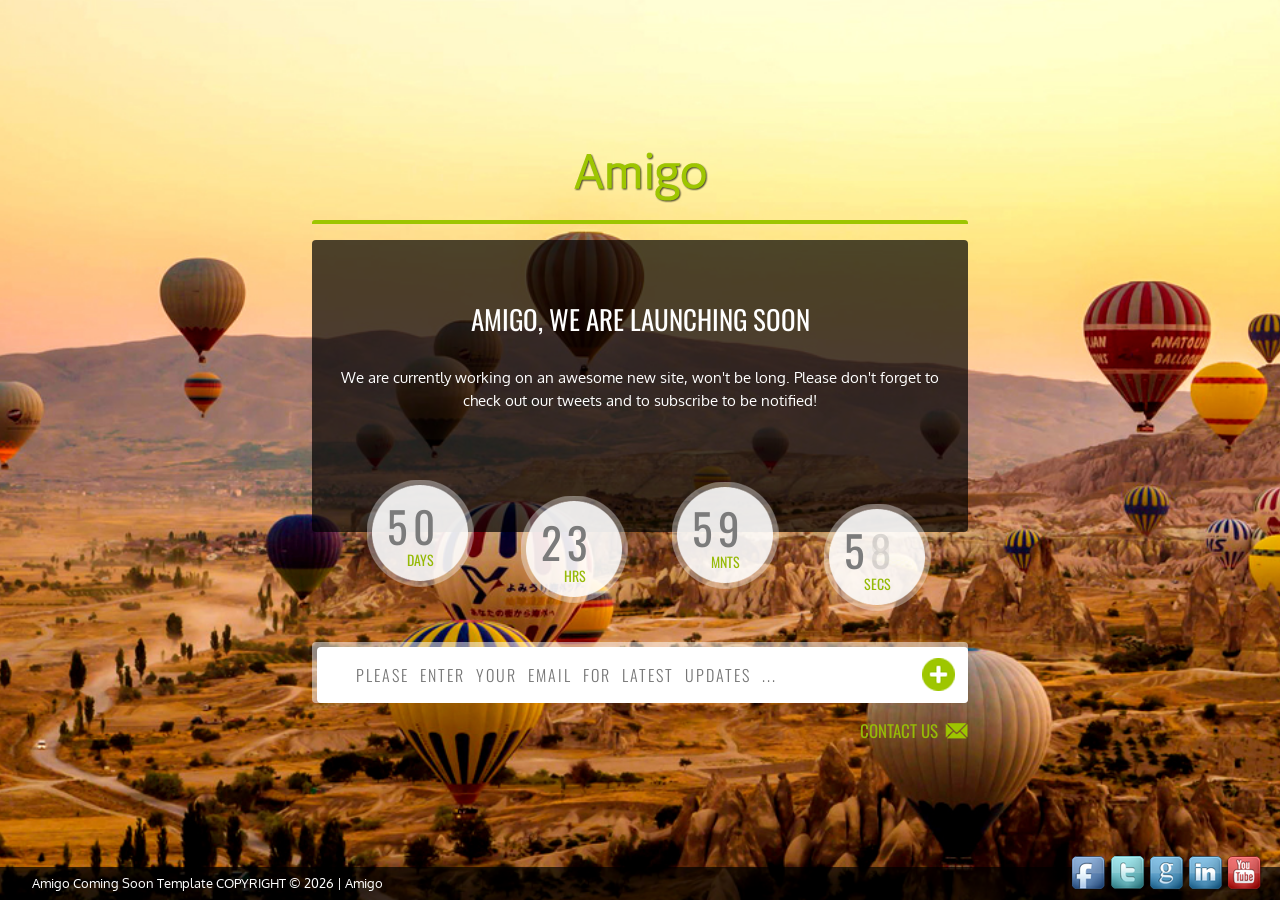
<file: index.html>
<!DOCTYPE html>
<html xmlns="http://www.w3.org/1999/xhtml">

<head>
	<meta http-equiv="Content-Type" content="text/html; charset=utf-8" />
	<meta name="viewport" content="width=device-width, initial-scale=1, shrink-to-fit=no">

	<!-- Bootstrap CSS -->
	<link href="https://cdn.jsdelivr.net/npm/bootstrap@5.0.2/dist/css/bootstrap.min.css" rel="stylesheet"
		integrity="sha384-EVSTQN3/azprG1Anm3QDgpJLIm9Nao0Yz1ztcQTwFspd3yD65VohhpuuCOmLASjC" crossorigin="anonymous">

	<link rel="stylesheet" type="text/css" href="style.css" />
	<link href='http://fonts.googleapis.com/css?family=Oswald:300,400' rel='stylesheet' type='text/css'>
	<link href='http://fonts.googleapis.com/css?family=Oxygen' rel='stylesheet' type='text/css'>
	<title>Amigo</title>
	<link rel="icon" type="image/x-icon" href="/inc_files/images/favicon.png">
</head>

<body>
	<div id="main-wrapper">

		<div class="center-content">
			<div class="my-3" id="header-wrapper">
				<img id="logo-image" src="inc_files/images/logo.png" alt="logo-image" />
			</div><!--header-wrapper end-->

			<div id="content-wrapper">
				<div id="green-color-line"></div>
				<div id="text-wrapper">
					<h3 class="my-3 mx-auto">Amigo, We are launching Soon</h3>
					<p class="p-1 p-md-3">We are currently working on an awesome new site,
						won't be long. Please don't forget to check out our
						tweets and to subscribe to be notified!</p>
				</div>
				<div id="counter">

				</div>
				<div id="search-box-wrapper">
					<div id="search-box">
						<form method="post" action="subscribe_newsletter.php">
							<div class="input-group mb-3">
								<div class="row m-0 w-100">
									<div class="col">
										<input type="email" name="email-address"
											placeholder="Please enter your email for latest updates ..." id="email-hear"
											required>
									</div>
									<div class="col-auto my-auto">
										<button type="submit" class="btn btn-primary" id="subscribe-button">
											<img src="inc_files/images/plus-icon.png" alt="Plus Icon" />
										</button>
									</div>
								</div>
							</div>
						</form>

					</div>
				</div>
				<div id="contact-us" class="mb-4">
					<!-- Contact Button trigger modal -->
					<a type="button" href="#" data-bs-toggle="modal" data-bs-target="#contactModal">
						<p>CONTACT US</p>
						<img id="contact-icon" src="inc_files/images/contact-icon.png" alt="contact-icon" />
					</a>

				</div>
			</div><!--content-wrapper end-->
		</div>

		<div id="footer-wrapper">
			<div id="footer-left">
				<p>Amigo Coming Soon Template COPYRIGHT &copy;
					<script>document.write(new Date().getFullYear())</script> | Amigo
				</p>
			</div>

			<div id="footer-right">
				<a href="#"><img src="inc_files/images/facebook-icon.png" alt="facebook-icon" /></a>
				<a href="#"><img src="inc_files/images/twitter-icon.png" alt="twitter-icon" /></a>
				<a href="#"><img src="inc_files/images/google-icon.png" alt="google-icon" /></a>
				<a href="#"><img src="inc_files/images/linkdin-icon.png" alt="linkedin-icon" /></a>
				<a href="#"><img src="inc_files/images/youtube-icon.png" alt="youtube-icon" /></a>
			</div>
		</div><!--footer-wrapper end-->
		<!-- Contact Modal -->
		<div class="modal fade" id="contactModal" tabindex="-1" aria-labelledby="contactModalLabel" aria-hidden="true">
			<div class="modal-dialog">
				<div class="modal-content rounded-3">
					<div class="modal-header bg-lgreen text-white">
						<h5 class="modal-title" id="contactModalLabel">Contact Us</h5>
						<button type="button" class="btn-close" data-bs-dismiss="modal" aria-label="Close"></button>
					</div>
					<div class="modal-body">
						<form id="contactForm" action="/submit_contact_form.php" method="post">
							<div class="mb-3">
								<label for="name" class="form-label">Name</label>
								<input type="text" class="form-control" id="name" name="name" required>
							</div>
							<div class="mb-3">
								<label for="email" class="form-label">Email</label>
								<input type="email" class="form-control" id="email" name="email" required>
							</div>
							<div class="mb-3">
								<label for="message" class="form-label">Message</label>
								<textarea class="form-control" id="message" name="message" rows="4" required></textarea>
							</div>
							<div class="d-grid gap-2">
								<button type="submit" form="contactForm" class="btn btn-lgreen btn-block">Send
									Message</button>
							</div>
						</form>
					</div>
					<div class="modal-footer bg-light">
						<button type="button" class="btn btn-secondary" data-bs-dismiss="modal">Close</button>
					</div>
				</div>
			</div>
		</div>


	</div><!--main-wrapper-->

	<!-- jQuery -->
	<script src="https://ajax.googleapis.com/ajax/libs/jquery/3.6.0/jquery.min.js"></script>

	<!-- Your custom scripts here -->
	<script src="inc_files/jqfloat/jqfloat.min.js"></script>
	<script src="inc_files/countdown-page/js/modernizr.custom.js"></script>
	<script src="inc_files/countdown-page/js/jquery.countdown.js"></script>
	<script src="inc_files/countdown-page/js/script.js"></script>
	<script src="inc_files/jquery-backstretch-master/src/jquery.backstretch.js"></script>
	<script>
		$.backstretch([
			"inc_files/images/banner1.jpg",
			"inc_files/images/banner2.jpg",
			"inc_files/images/banner1.jpg"
		], {
			fade: 750,
			duration: 4000
		});

		$(document).ready(function () {
			function widthx() {
				var wx = $(window).width();
				alert(wx);
			}

			$('.countDays, .countHours, .countMinutes, .countSeconds').jqFloat({
				width: 0,
				height: 60,
				speed: 2000
			});

		});
	</script>

	<!-- Bootstrap JS -->
	<script src="https://cdn.jsdelivr.net/npm/bootstrap@5.0.2/dist/js/bootstrap.bundle.min.js"
		integrity="sha384-MrcW6ZMFYlzcLA8Nl+NtUVF0sA7MsXsP1UyJoMp4YLEuNSfAP+JcXn/tWtIaxVXM"
		crossorigin="anonymous"></script>

</body>

</html>
</file>
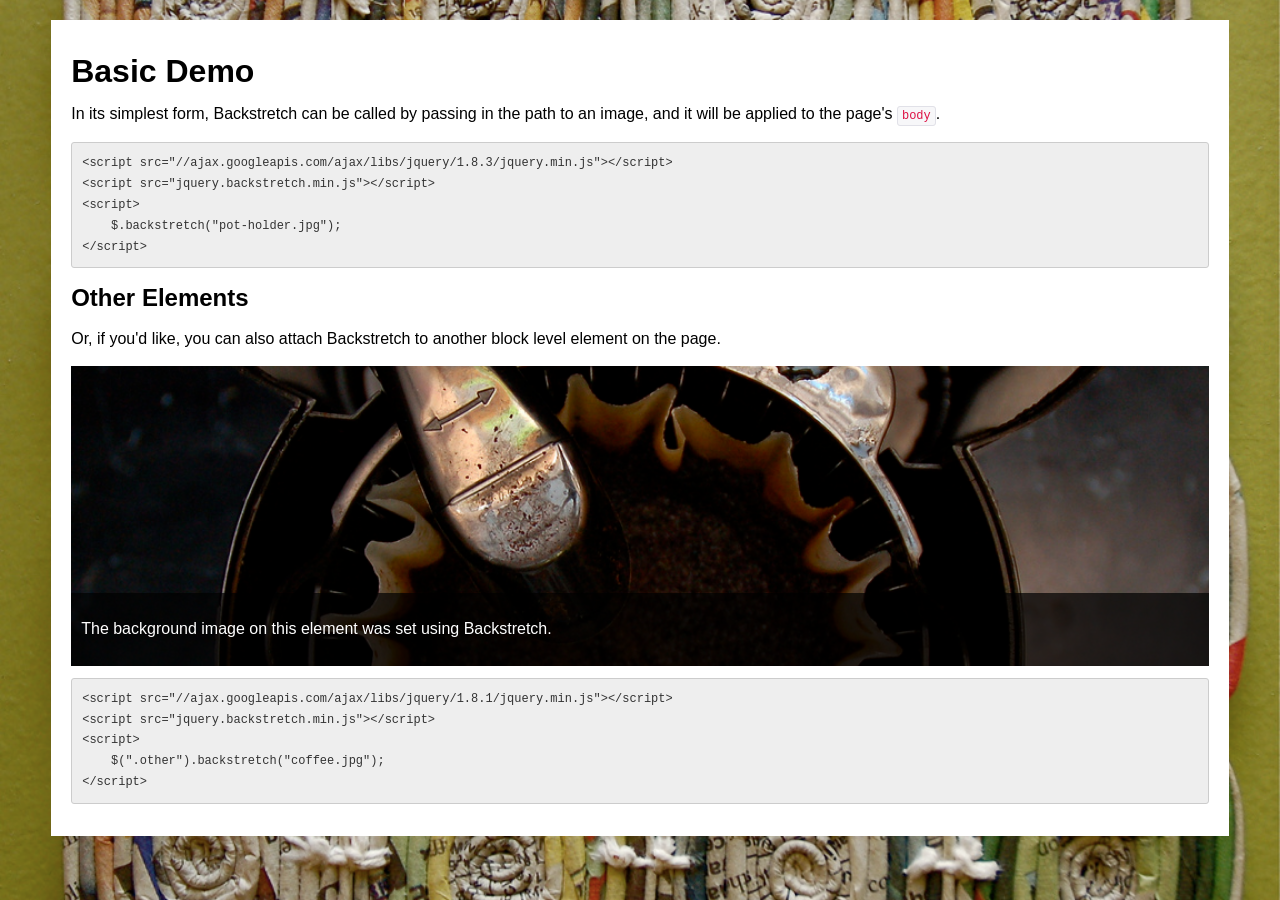
<file: inc_files/jquery-backstretch-master/examples/basic.html>
<!doctype html>
<html lang="en">
<head>
	<meta charset="utf-8" />
	<style>
	    body { font-family: Helvetica, Arial, sans-serif; line-height: 1.3em; -webkit-font-smoothing: antialiased; }
	    .container {
	        width: 90%;
	        margin: 20px auto;
	        background-color: #FFF;
	        padding: 20px;
	    }

      pre, code {
        font-family: Monaco, Menlo, Consolas, "Courier New", monospace;
        font-size: 12px;
        color: #333;
        -webkit-border-radius: 3px;
        -moz-border-radius: 3px;
        border-radius: 3px;
      }
	    pre { border: 1px solid #CCC; background-color: #EEE; color: #333; padding: 10px; overflow: scroll; }
      code { padding: 2px 4px; background-color: #F7F7F9; border: 1px solid #E1E1E8; color: #D14; }

      .other { height: 300px; color: #FFF; }
      .other div {
        position: absolute;
        bottom: 0;
        width: 100%;
        background: #000;
        background: rgba(0,0,0,0.7);
      }
      .other div p { padding: 10px; }
	</style>
</head>
<body>
    <div class="container">
        <h1>Basic Demo</h1>
        <p>In its simplest form, Backstretch can be called by passing in the path to an image, and it will be applied to the page's <code>body</code>.</p>
        <pre>&lt;script src=&quot;//ajax.googleapis.com/ajax/libs/jquery/1.8.3/jquery.min.js&quot;&gt;&lt;/script&gt;
&lt;script src=&quot;jquery.backstretch.min.js&quot;&gt;&lt;/script&gt;
&lt;script&gt;
    $.backstretch(&quot;pot-holder.jpg&quot;);
&lt;/script&gt;</pre>
        <h2>Other Elements</h2>
        <p>Or, if you'd like, you can also attach Backstretch to another block level element on the page.</p>
        <div class="other">
          <div><p>The background image on this element was set using Backstretch.</p></div>
        </div>
        <pre>&lt;script src=&quot;//ajax.googleapis.com/ajax/libs/jquery/1.8.1/jquery.min.js&quot;&gt;&lt;/script&gt;
&lt;script src=&quot;jquery.backstretch.min.js&quot;&gt;&lt;/script&gt;
&lt;script&gt;
    $(&quot;.other&quot;).backstretch(&quot;coffee.jpg&quot;);
&lt;/script&gt;</pre>
    </div>
	<script src="../libs/jquery/jquery.js"></script>
	<script src="../src/jquery.backstretch.js"></script>
	<script>
	    $.backstretch(["pot-holder.jpg"]);
      $(".other").backstretch("coffee.jpg");
  </script>
</body>
</html>
</file>
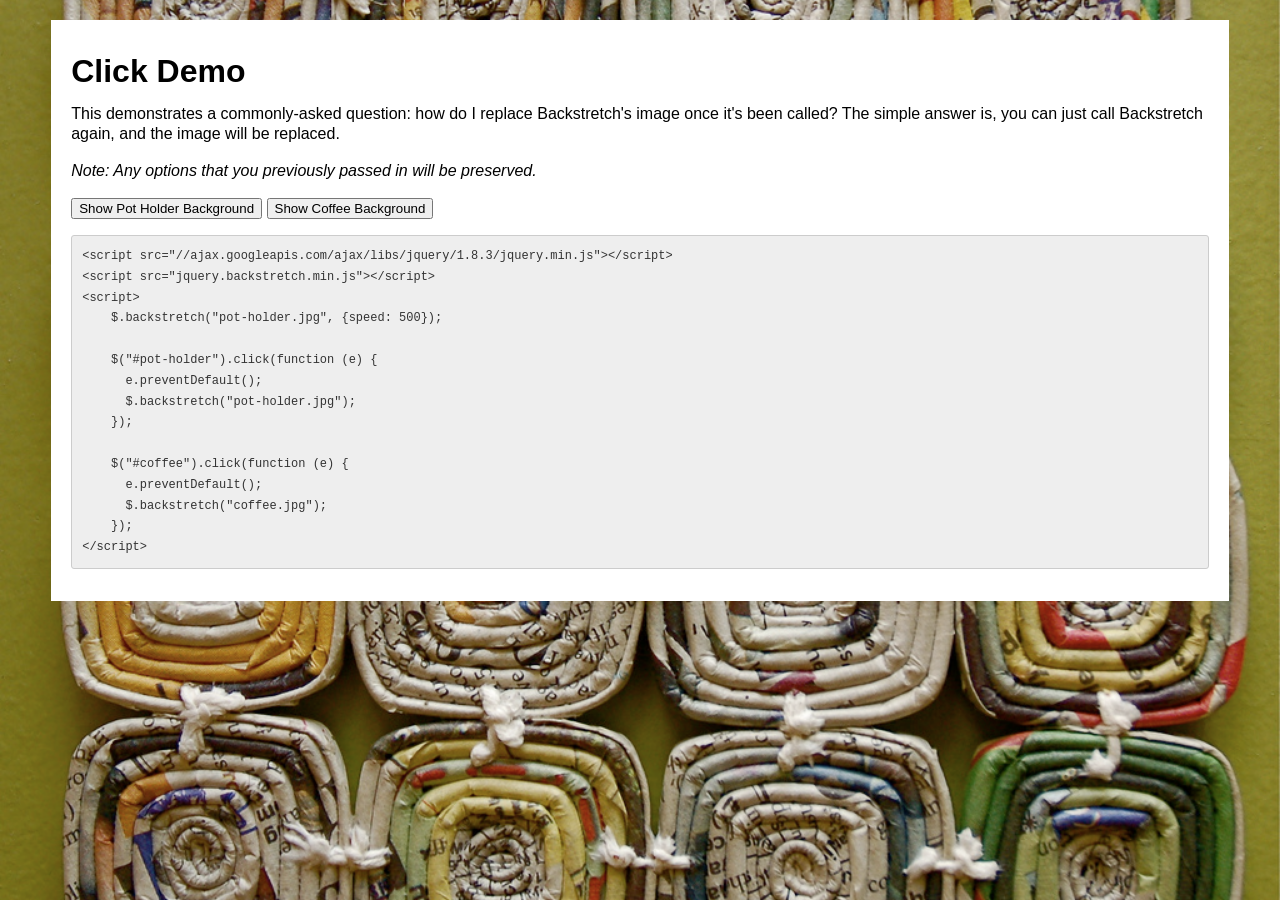
<file: inc_files/jquery-backstretch-master/examples/click.html>
<!doctype html>
<html lang="en">
<head>
	<meta charset="utf-8" />
	<style>
	    body { font-family: Helvetica, Arial, sans-serif; line-height: 1.3em; -webkit-font-smoothing: antialiased; }
	    .container {
	        width: 90%;
	        margin: 20px auto;
	        background-color: #FFF;
	        padding: 20px;
	    }
	    
      pre, code {
        font-family: Monaco, Menlo, Consolas, "Courier New", monospace;
        font-size: 12px;
        color: #333;
        -webkit-border-radius: 3px;
        -moz-border-radius: 3px;
        border-radius: 3px;
      }
      pre { border: 1px solid #CCC; background-color: #EEE; color: #333; padding: 10px; overflow: scroll; }
      code { padding: 2px 4px; background-color: #F7F7F9; border: 1px solid #E1E1E8; color: #D14; }
	</style>
</head>
<body>
    <div class="container">
        <h1>Click Demo</h1>
        <p>This demonstrates a commonly-asked question: how do I replace Backstretch's image once it's been called? The simple answer is, you can just call Backstretch again, and the image will be replaced.</p>
        <p><em>Note: Any options that you previously passed in will be preserved.</em></p>
        <p>
            <input type="button" id="pot-holder" value="Show Pot Holder Background" />
            <input type="button" id="coffee" value="Show Coffee Background" />
        </p>
        <pre>&lt;script src=&quot;//ajax.googleapis.com/ajax/libs/jquery/1.8.3/jquery.min.js&quot;&gt;&lt;/script&gt;
&lt;script src=&quot;jquery.backstretch.min.js&quot;&gt;&lt;/script&gt;
&lt;script&gt;
    $.backstretch(&quot;pot-holder.jpg&quot;, {speed: 500});
    
    $(&quot;#pot-holder&quot;).click(function (e) {
      e.preventDefault();
      $.backstretch(&quot;pot-holder.jpg&quot;);
    });
    
    $(&quot;#coffee&quot;).click(function (e) {
      e.preventDefault();
      $.backstretch(&quot;coffee.jpg&quot;);
    });
&lt;/script&gt;</pre>      
    </div>
	<script src="../libs/jquery/jquery.js"></script>
  <script src="../src/jquery.backstretch.js"></script>
	<script>
	    $.backstretch("pot-holder.jpg", {fade: 500});
	    
	    $("#pot-holder").click(function (e) {
        e.preventDefault();
	      $.backstretch("pot-holder.jpg");
	    });
	    
	    $("#coffee").click(function (e) {
        e.preventDefault();
	      $.backstretch("coffee.jpg");
	    });
    </script>
</body>
</html>
</file>
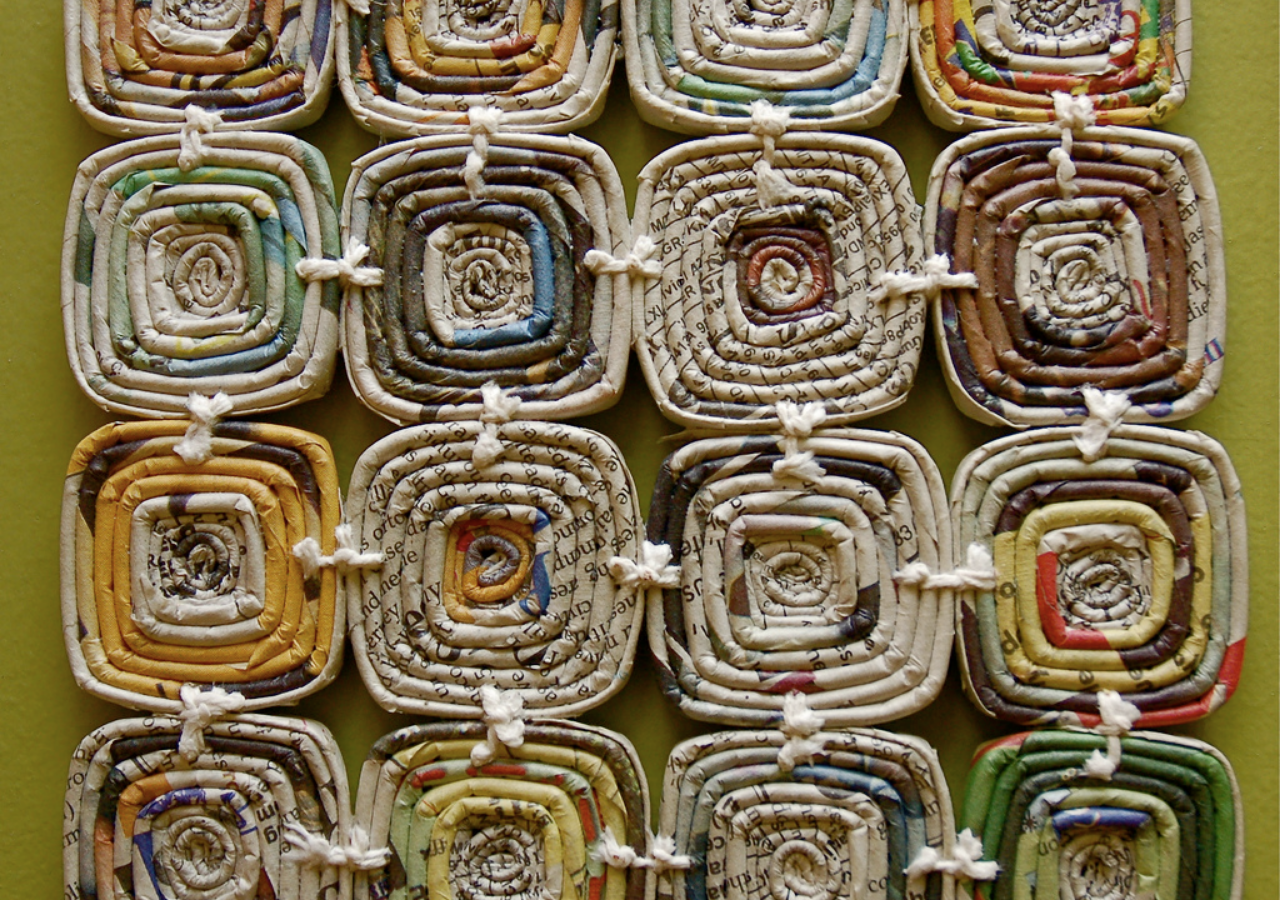
<file: inc_files/jquery-backstretch-master/examples/slideshow.html>
<!doctype html>
<html lang="en">
<head>
	<meta charset="utf-8" />
	
</head>
<body>
    
	<script src="../libs/jquery/jquery.js"></script>
    <script src="../src/jquery.backstretch.js"></script>
	<script>
        $.backstretch([
          "pot-holder.jpg",
          "coffee.jpg",
          "dome.jpg"
        ], {
            fade: 750,
            duration: 4000
        });
    </script>
</body>
</html>
</file>
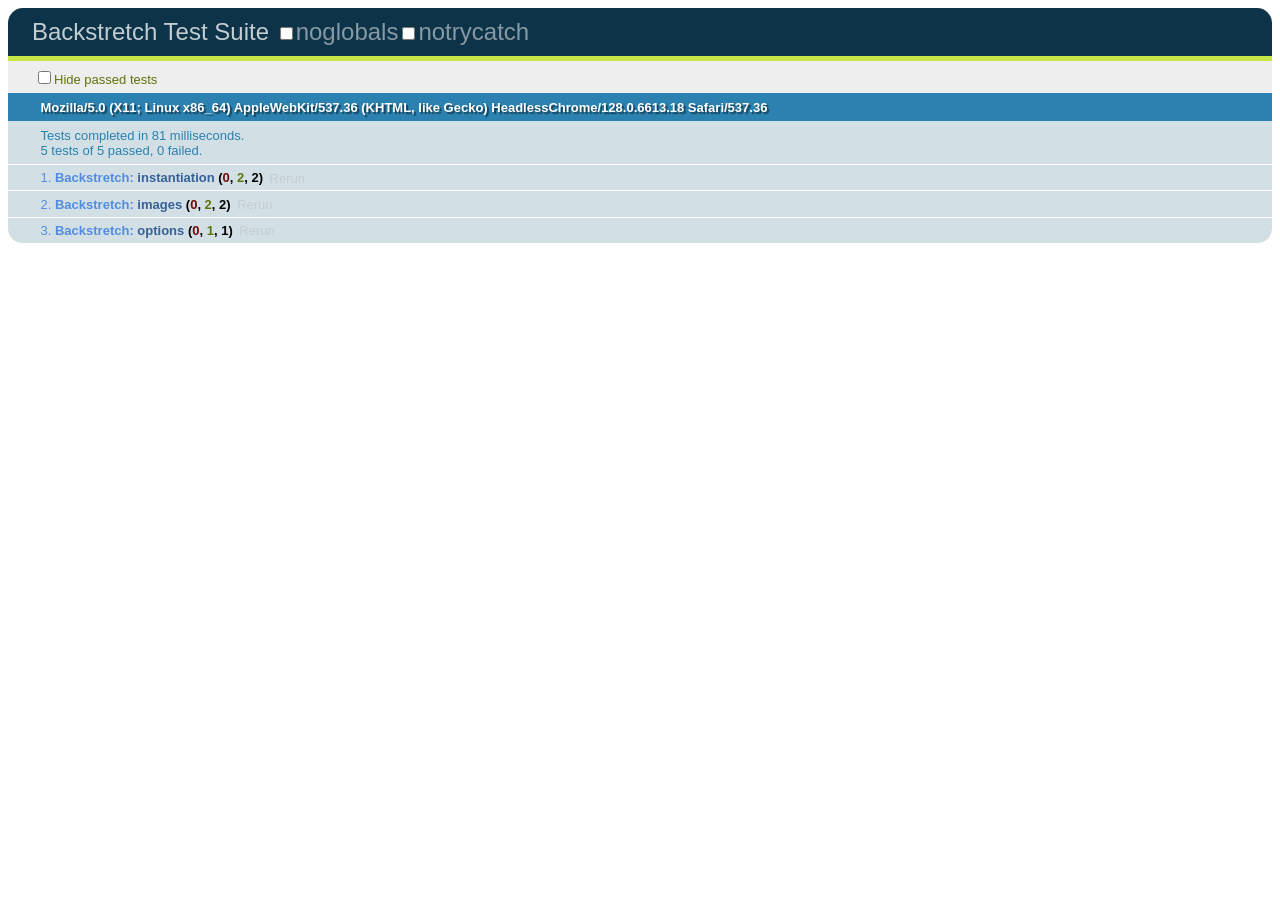
<file: inc_files/jquery-backstretch-master/test/backstretch.html>
<!DOCTYPE html>
<html>
<head>
  <meta charset="utf-8">
  <title>Backstretch Test Suite</title>
  <!-- Load local jQuery. This can be overridden with a ?jquery=___ param. -->
  <script src="../libs/jquery-loader.js"></script>
  <!-- Load local QUnit (grunt requires v1.0.0 or newer). -->
  <link rel="stylesheet" href="../libs/qunit/qunit.css" media="screen">
  <script src="../libs/qunit/qunit.js"></script>
  <!-- Load local lib and tests. -->
  <script src="../src/jquery.backstretch.js"></script>
  <script src="backstretch_test.js"></script>
  <!-- Removing access to jQuery and $. But it'll still be available as _$, if
       you REALLY want to mess around with jQuery in the console. REMEMBER WE
       ARE TESTING YOUR PLUGIN HERE -->
  <script>window._$ = jQuery.noConflict(true);</script>
</head>
<body>
  <h1 id="qunit-header">Backstretch Test Suite</h1>
  <h2 id="qunit-banner"></h2>
  <div id="qunit-testrunner-toolbar"></div>
  <h2 id="qunit-userAgent"></h2>
  <ol id="qunit-tests"></ol>
  <div id="qunit-fixture">
    <span>lame test markup</span>
    <span>normal test markup</span>
    <span>awesome test markup</span>
  </div>
</body>
</html>
</file>
<file: style.css>
@charset "utf-8";
/* CSS Document */

/*
Theme Name:Amigo
Theme URI: www.yogeemedia.com
Description: A search engine optimized website framework for WordPress.
Author:yogeemedia 
Author URI: ---
Version: 1.0
.
this work is not released under GNU General Public License, version 2 (GPL).
http://www.gnu.org/licenses/old-licenses/gpl-2.0.html
.
*/
html,
body,
div,
span,
iframe,
h1,
h2,
h3,
h4,
h5,
h6,
p,
blockquote,
pre,
a,
font,
img,
b,
u,
i,
dl,
dt,
dd,
ol,
li,
ul {
	border-style: none;
	border-color: inherit;
	border-width: 0;
	padding-top: 0;
	padding-left: 0;
	padding-right: 0;
	padding-bottom: 0;
	outline: 0;
	font-size: 100%;
	vertical-align: baseline;
	background: transparent;
	text-align: left;
	margin-left: 0;
	margin-right: 0;
	margin-top: 0;
	margin-bottom: 0;

}

/* remember to define focus styles! */
:focus {
	outline: 0;
}

body {
	font-family: 'Oxygen', sans-serif;
}

.tgreen {
	color: #9dc500;
}

.bg-lgreen {
	background-color: #9dc500;
}

.btn-lgreen {
	background-color: #9dc500;
	border-color: #9dc500;
	color: #fff;
}

#main-wrapper {
	margin: 0 auto;
	width: 100%;

}

.center-content {
	position: absolute;
	top: 50%;
	left: 50%;
	transform: translate(-50%, -50%);
	width: 100%;
	max-width: 656px;
}

/*header-wrapper*/
#header-wrapper {
	width: 100%;
	/* height: 98px; */
	margin: 0 auto;
}

#logo-image {
	width: 138px;
	height: auto;
	margin: 0 auto;
	display: block;
}


#green-color-line {
	width: 100%;
	height: 4px;
	margin: 0 auto;
	background-color: #9DC500;
	-moz-border-radius: 3px 3px 0px 0px;
	-webkit-border-radius: 3px 3px 0px 0px;
	border-radius: 3px 3px 0px 0px;
	-khtml-border-radius: 3px 3px 0px 0px;

}

#text-wrapper {
	width: 100%;
	background-image: url(inc_files/images/black-transperant.png);
	background-repeat: repeat x;
	height: 292px;
	margin: 0 auto;
	-moz-border-radius: 4px;
	-webkit-border-radius: 4px;
	border-radius: 4px;
	-khtml-border-radius: 4px;
}

#text-wrapper h3 {
	font-family: 'Oswald', sans-serif;
	font-weight: 400;
	color: #fff;
	font-size: 27px;
	text-align: center;
	text-transform: uppercase;
	padding-top: 63px;
}

#text-wrapper p {
	color: #fff;
	font-size: 15px;
	text-align: center;
	width: 100%;
	/* margin: 45px auto 0 auto; */
}

/*countdown*/
#counter {
	width: 100%;
	height: 110px;
	margin: 0 auto;
	position: relative;
}

.countDays,
.countHours,
.countMinutes,
.countSeconds {
	float: left;
	width: 107px;
	height: 107px;
	background-image: url(inc_files/images/circle-bg.png);
	background-repeat: no repeat;
	text-align: center;
}

.countDays {
	position: absolute;
	top: -58px;
	left: 55px;
}

.countHours {
	position: absolute;
	top: -42px;
	left: 209px;
}

.countMinutes {
	position: absolute;
	top: -56px;
	left: 360px;
}

.countSeconds {
	position: absolute;
	top: -34px;
	left: 512px;
}

.points {
	display: none;
}

.position {
	position: relative;
	float: left;
	height: 92px;
	color: #7B7B7B;
	display: block;
	font-family: 'Oswald', sans-serif;
	font-size: 43px;
	font-weight: 400;
	height: 55px;
	margin: 14px auto 0 auto;
	text-align: center;
	width: 26px;

}

.boxName {
	color: #96BA07;
	font-size: 14px;
	font-family: 'Oswald', sans-serif;
	display: block;
	text-align: center;
	clear: both;
}

.digit {
	position: absolute;
	top: 0;
	left: 20px;
}

/*countdown-end*/
#search-box-wrapper {
	width: 100%;
	height: 61px;
	background-image: url(inc_files/images/search-box-bg.png);
	background-repeat: repeat x;
	-moz-border-radius: 4px;
	-webkit-border-radius: 4px;
	border-radius: 4px;
	-khtml-border-radius: 4px;
	padding: 5px 0px 0px 5px;
	margin-bottom: 15px;
}

#search-box {
	width: 100%;
	height: 56px;
	background-color: #fff;
	-moz-border-radius: 4px;
	-webkit-border-radius: 4px;
	border-radius: 4px;
	-khtml-border-radius: 4px;
}

#email-hear {
	border: 0px;
	width: 100%;
	height: 50px;
	margin: 3px 0 0 25px;
	font-family: 'Oswald', sans-serif;
	font-weight: 300;
	color: #898989;
	font-size: 16px;
	float: left;
	text-transform: uppercase;
	letter-spacing: 2px;
	word-spacing: 6px;
}

#button {
	width: 100%;
	height: 34px;
	background-image: url(inc_files/images/plus-icon.png);
	background-repeat: no-repeat;
	border: 0 none;
	background-color: transparent;
	margin-top: 11px;
	float: left;
	cursor: pointer;
}

#contact-us {
	/* width: 100%; */
	height: 23px;
	float: right;
}

#contact-us p {
	font-size: 17px;
	font-family: 'Oswald', sans-serif;
	font-weight: 400;
	float: left;
	color: #96BA07;
}

#contact-icon {
	width: 23px;
	height: 16px;
	float: left;
	margin: 5px 0 0 7px;
}

#contactModal {
	height: auto;
	top: 50%;
	left: 50%;
	transform: translate(-50%, -50%);
}

/*footer-wrapper*/
#footer-wrapper {
	width: 100%;
	height: 33px;
	background-image: url(inc_files/images/fotter-bg.png);
	background-repeat: repeat x;
	margin-top: 35px;
	position: fixed;
	bottom: 0px;
}

#footer-left {
	float: left;
	color: #fff;
	font-size: 13px;
	margin-left: 32px;
	line-height: 33px;
	display: inline;
}

#footer-right {
	right: 18px;
	clear: both;
	position: absolute;
	top: -12px;
}

#subscribe-button {
	width: 34px;
	height: 34px;
	background-color: transparent;
	border: none;
	cursor: pointer;
	padding: 0;
	overflow: hidden;
}

#subscribe-button img {
	width: 100%;
	height: 100%;
}
.btn:hover {
	color: #fff;
}

/* Responsive Tab devices */
@media only screen and (max-width: 768px) {
	.center-content {
		padding: 20px
	}

	#counter {
		display: inline-flex;

	}

	#counter>div {
		display: flex;
		position: relative !important;
		width: 25% !important;
		left: 0 !important;
		height: auto !important;
		scale: 0.8;
		margin: 0 !important;
	}

	#text-wrapper {
		height: 250px;
	}
}

/* Responsive Mobile devices */
@media only screen and (max-width: 576px) {
	#counter>div {
		scale: 0.8;
	}
}
</file>
<file: inc_files/jquery-backstretch-master/libs/qunit/qunit.css>
/**
 * QUnit v1.4.0 - A JavaScript Unit Testing Framework
 *
 * http://docs.jquery.com/QUnit
 *
 * Copyright (c) 2012 John Resig, Jörn Zaefferer
 * Dual licensed under the MIT (MIT-LICENSE.txt)
 * or GPL (GPL-LICENSE.txt) licenses.
 */

/** Font Family and Sizes */

#qunit-tests, #qunit-header, #qunit-banner, #qunit-testrunner-toolbar, #qunit-userAgent, #qunit-testresult {
	font-family: "Helvetica Neue Light", "HelveticaNeue-Light", "Helvetica Neue", Calibri, Helvetica, Arial, sans-serif;
}

#qunit-testrunner-toolbar, #qunit-userAgent, #qunit-testresult, #qunit-tests li { font-size: small; }
#qunit-tests { font-size: smaller; }


/** Resets */

#qunit-tests, #qunit-tests ol, #qunit-header, #qunit-banner, #qunit-userAgent, #qunit-testresult {
	margin: 0;
	padding: 0;
}


/** Header */

#qunit-header {
	padding: 0.5em 0 0.5em 1em;

	color: #8699a4;
	background-color: #0d3349;

	font-size: 1.5em;
	line-height: 1em;
	font-weight: normal;

	border-radius: 15px 15px 0 0;
	-moz-border-radius: 15px 15px 0 0;
	-webkit-border-top-right-radius: 15px;
	-webkit-border-top-left-radius: 15px;
}

#qunit-header a {
	text-decoration: none;
	color: #c2ccd1;
}

#qunit-header a:hover,
#qunit-header a:focus {
	color: #fff;
}

#qunit-header label {
	display: inline-block;
}

#qunit-banner {
	height: 5px;
}

#qunit-testrunner-toolbar {
	padding: 0.5em 0 0.5em 2em;
	color: #5E740B;
	background-color: #eee;
}

#qunit-userAgent {
	padding: 0.5em 0 0.5em 2.5em;
	background-color: #2b81af;
	color: #fff;
	text-shadow: rgba(0, 0, 0, 0.5) 2px 2px 1px;
}


/** Tests: Pass/Fail */

#qunit-tests {
	list-style-position: inside;
}

#qunit-tests li {
	padding: 0.4em 0.5em 0.4em 2.5em;
	border-bottom: 1px solid #fff;
	list-style-position: inside;
}

#qunit-tests.hidepass li.pass, #qunit-tests.hidepass li.running  {
	display: none;
}

#qunit-tests li strong {
	cursor: pointer;
}

#qunit-tests li a {
	padding: 0.5em;
	color: #c2ccd1;
	text-decoration: none;
}
#qunit-tests li a:hover,
#qunit-tests li a:focus {
	color: #000;
}

#qunit-tests ol {
	margin-top: 0.5em;
	padding: 0.5em;

	background-color: #fff;

	border-radius: 15px;
	-moz-border-radius: 15px;
	-webkit-border-radius: 15px;

	box-shadow: inset 0px 2px 13px #999;
	-moz-box-shadow: inset 0px 2px 13px #999;
	-webkit-box-shadow: inset 0px 2px 13px #999;
}

#qunit-tests table {
	border-collapse: collapse;
	margin-top: .2em;
}

#qunit-tests th {
	text-align: right;
	vertical-align: top;
	padding: 0 .5em 0 0;
}

#qunit-tests td {
	vertical-align: top;
}

#qunit-tests pre {
	margin: 0;
	white-space: pre-wrap;
	word-wrap: break-word;
}

#qunit-tests del {
	background-color: #e0f2be;
	color: #374e0c;
	text-decoration: none;
}

#qunit-tests ins {
	background-color: #ffcaca;
	color: #500;
	text-decoration: none;
}

/*** Test Counts */

#qunit-tests b.counts                       { color: black; }
#qunit-tests b.passed                       { color: #5E740B; }
#qunit-tests b.failed                       { color: #710909; }

#qunit-tests li li {
	margin: 0.5em;
	padding: 0.4em 0.5em 0.4em 0.5em;
	background-color: #fff;
	border-bottom: none;
	list-style-position: inside;
}

/*** Passing Styles */

#qunit-tests li li.pass {
	color: #5E740B;
	background-color: #fff;
	border-left: 26px solid #C6E746;
}

#qunit-tests .pass                          { color: #528CE0; background-color: #D2E0E6; }
#qunit-tests .pass .test-name               { color: #366097; }

#qunit-tests .pass .test-actual,
#qunit-tests .pass .test-expected           { color: #999999; }

#qunit-banner.qunit-pass                    { background-color: #C6E746; }

/*** Failing Styles */

#qunit-tests li li.fail {
	color: #710909;
	background-color: #fff;
	border-left: 26px solid #EE5757;
	white-space: pre;
}

#qunit-tests > li:last-child {
	border-radius: 0 0 15px 15px;
	-moz-border-radius: 0 0 15px 15px;
	-webkit-border-bottom-right-radius: 15px;
	-webkit-border-bottom-left-radius: 15px;
}

#qunit-tests .fail                          { color: #000000; background-color: #EE5757; }
#qunit-tests .fail .test-name,
#qunit-tests .fail .module-name             { color: #000000; }

#qunit-tests .fail .test-actual             { color: #EE5757; }
#qunit-tests .fail .test-expected           { color: green;   }

#qunit-banner.qunit-fail                    { background-color: #EE5757; }


/** Result */

#qunit-testresult {
	padding: 0.5em 0.5em 0.5em 2.5em;

	color: #2b81af;
	background-color: #D2E0E6;

	border-bottom: 1px solid white;
}

/** Fixture */

#qunit-fixture {
	position: absolute;
	top: -10000px;
	left: -10000px;
	width: 1000px;
	height: 1000px;
}
</file>
